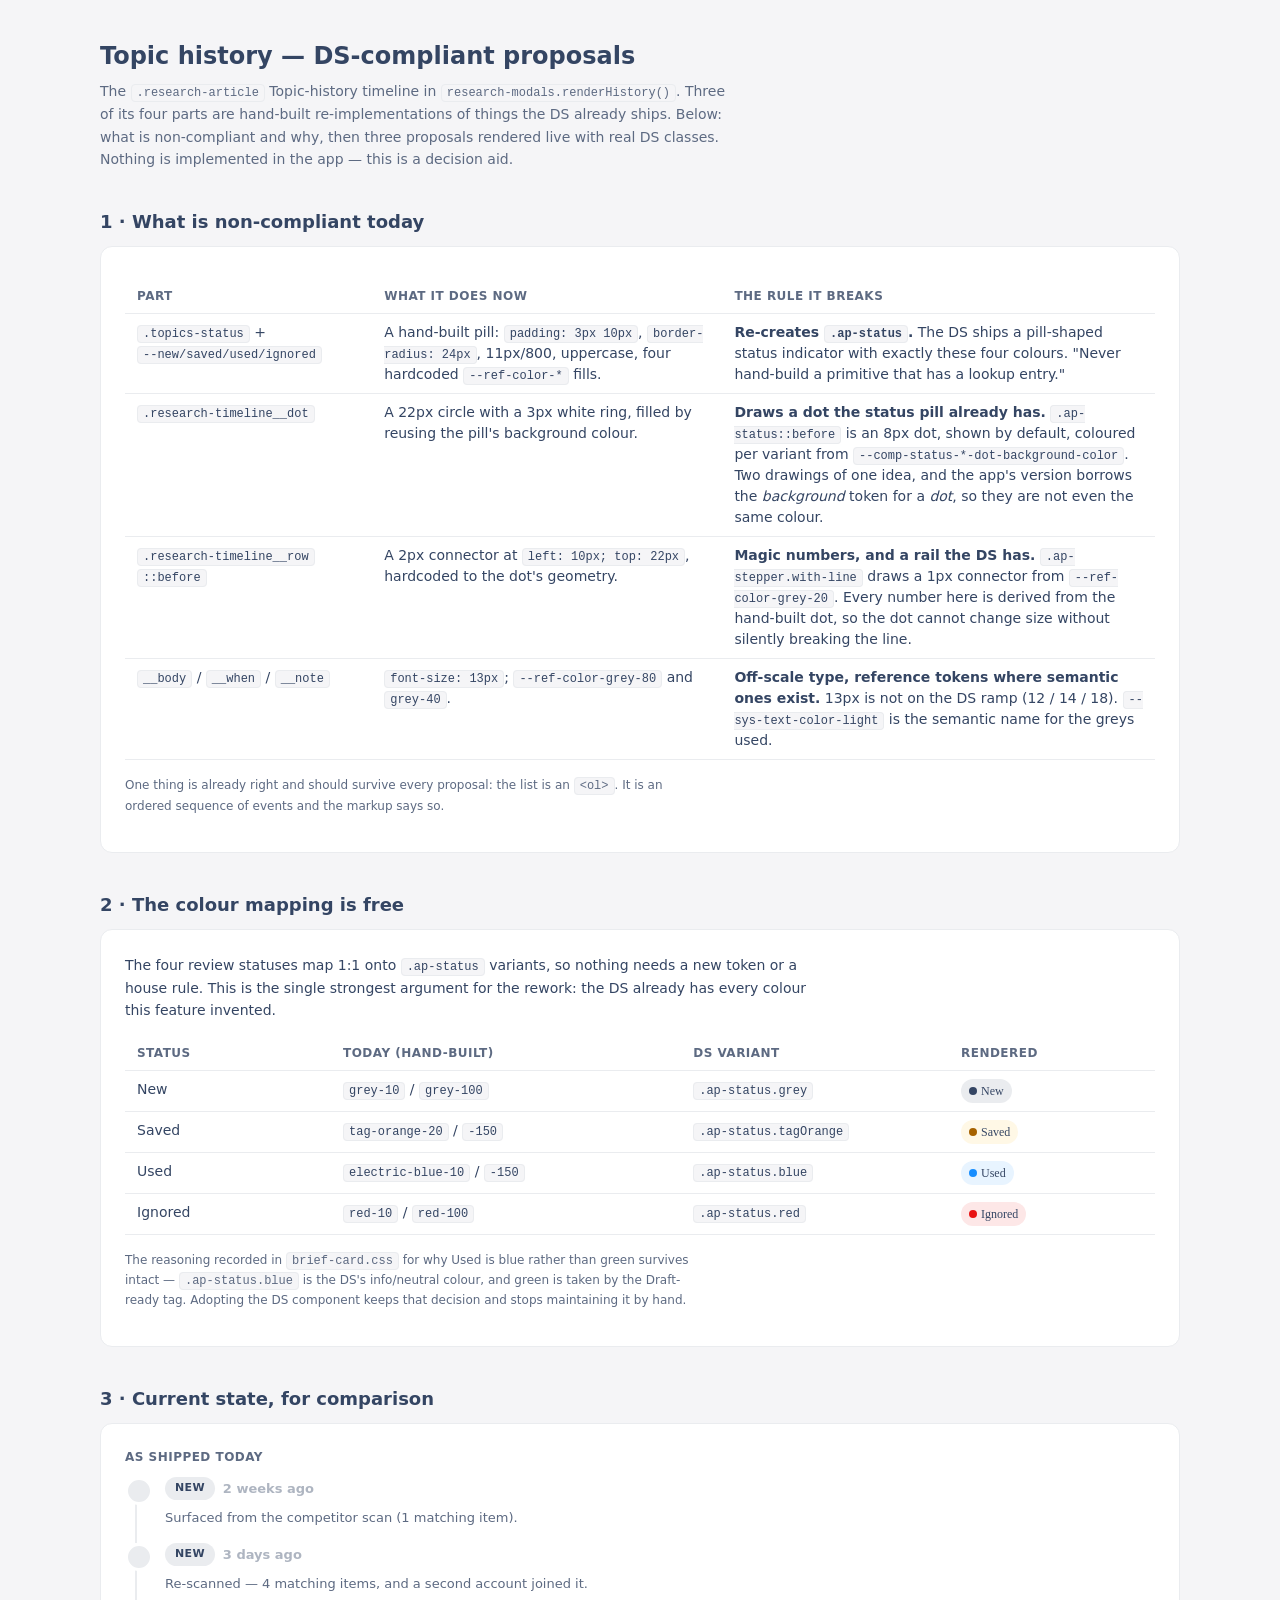
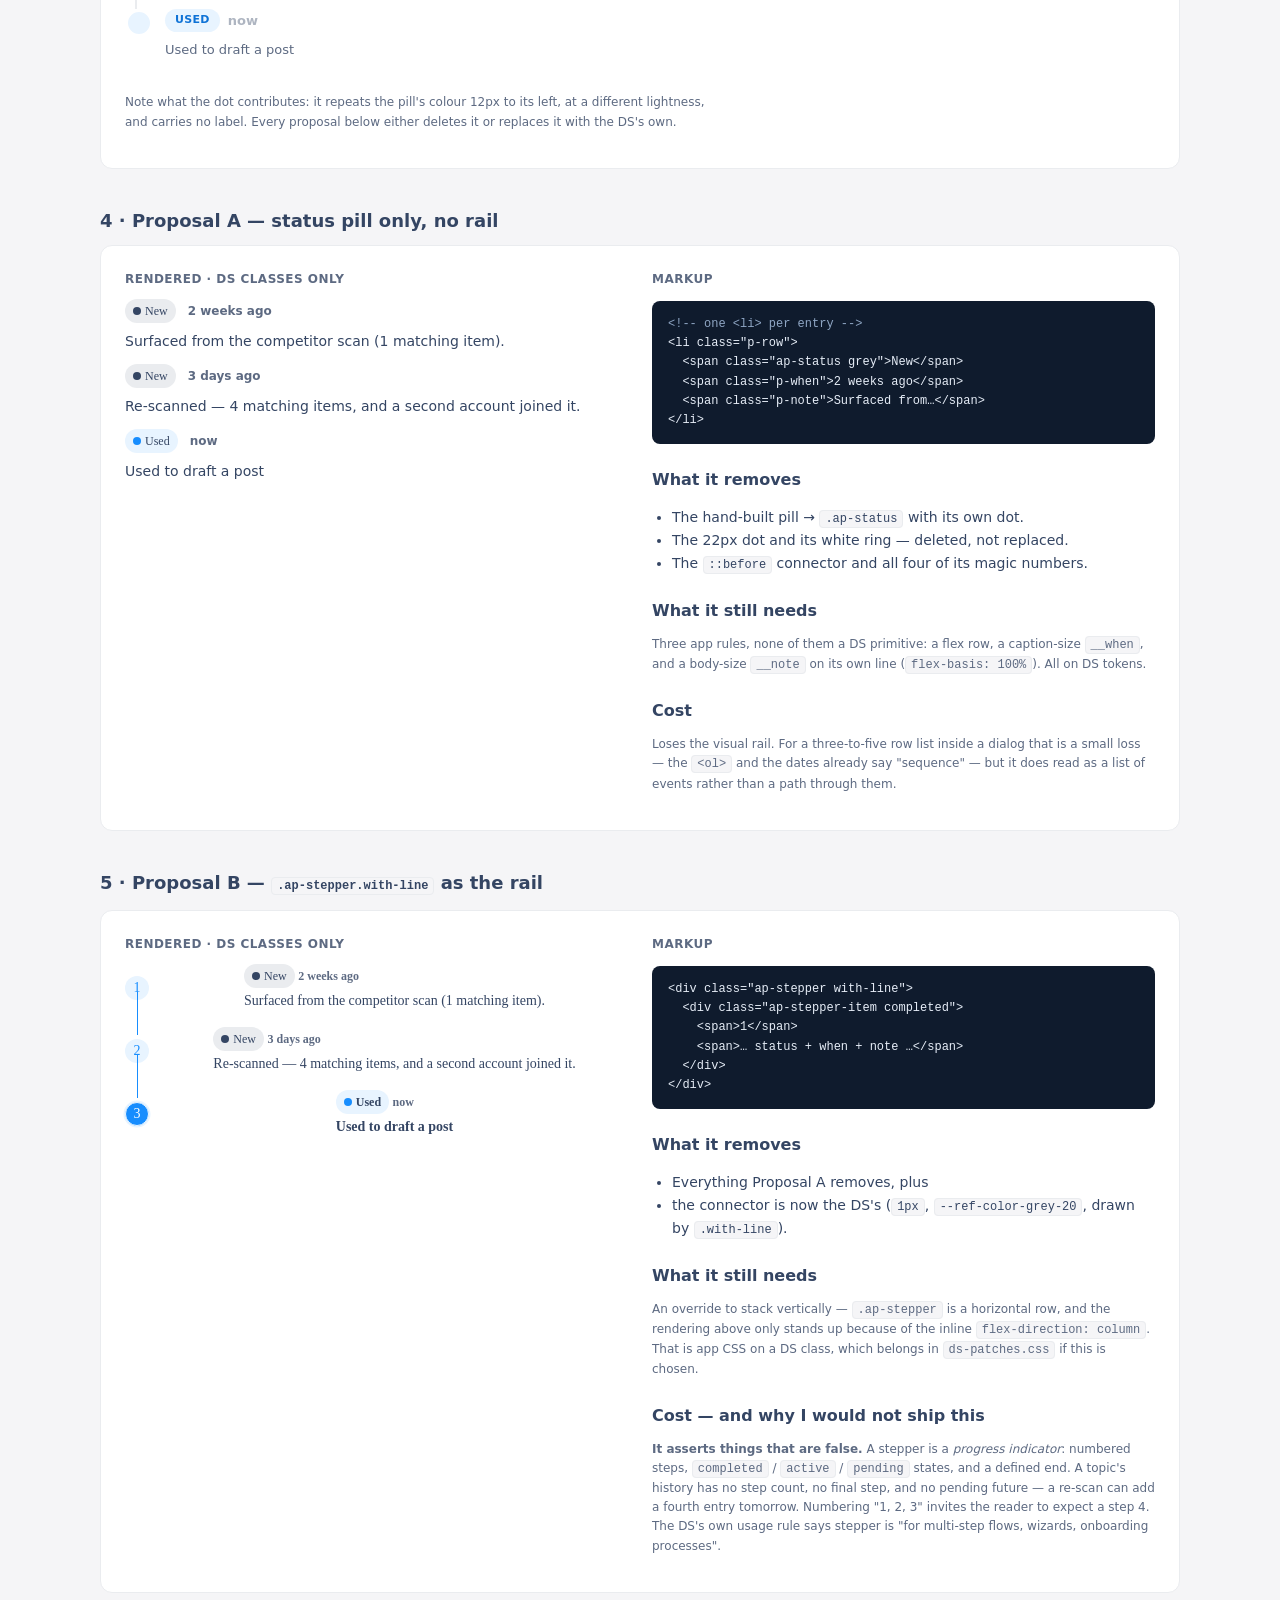
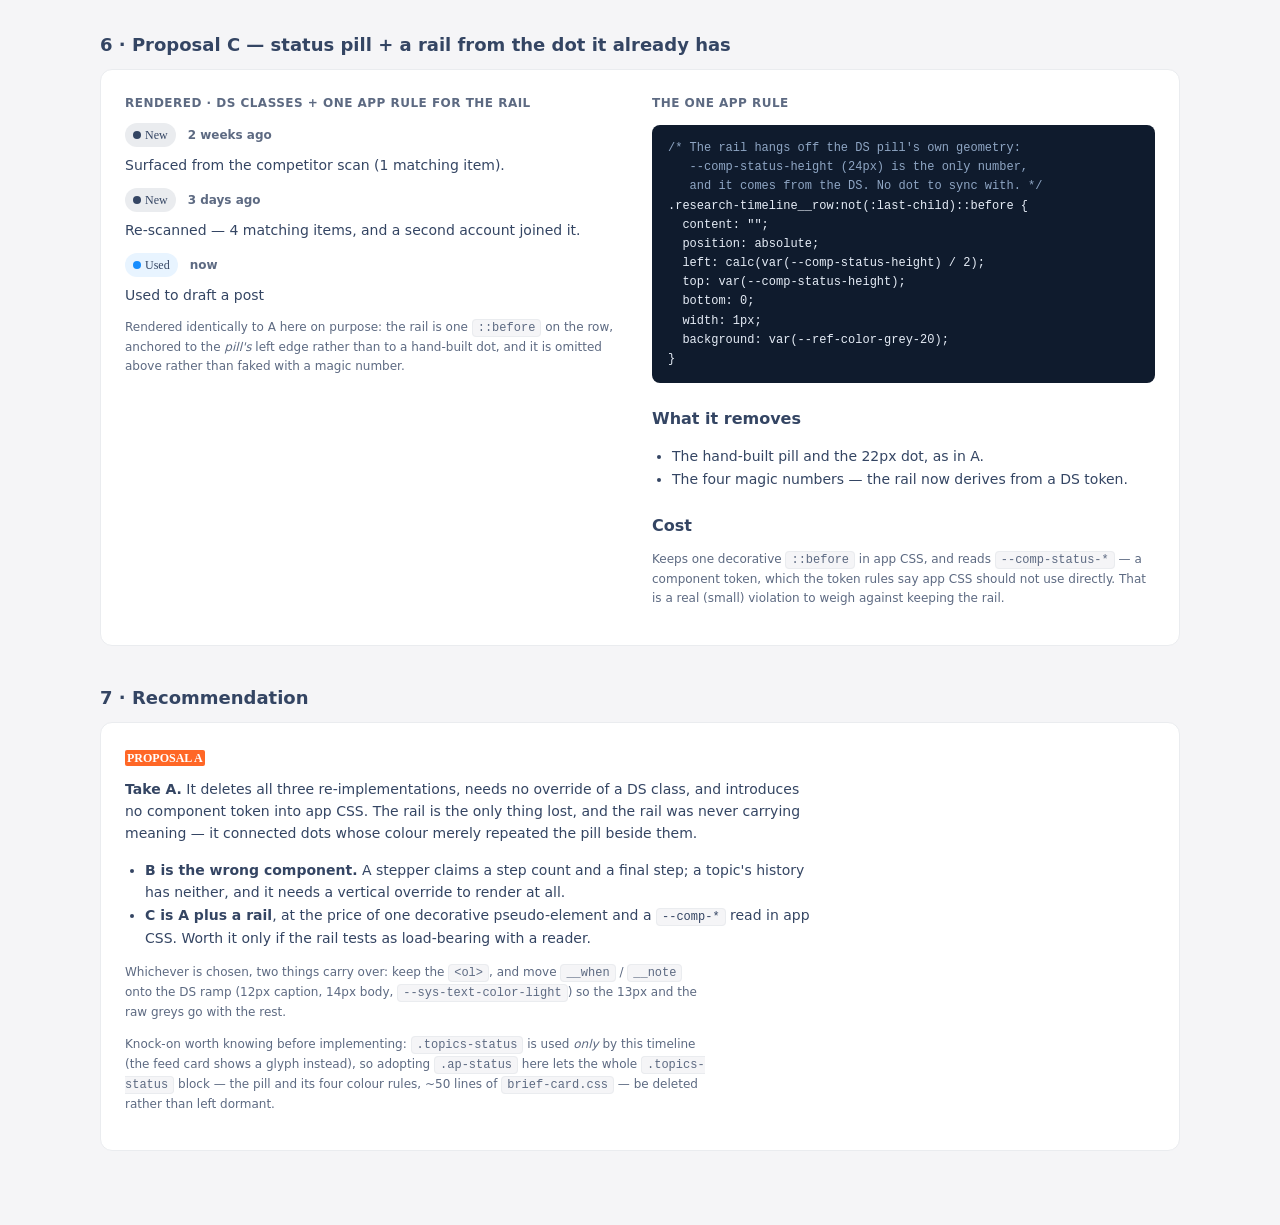
<file: docs/specs/topic-history-ds-proposals.html>
<!doctype html>
<!-- mode: html-prototype · design-guidelines · DS: @agorapulse/ui-theme (synced in ../../ds) -->
<html lang="en">
  <head>
    <meta charset="UTF-8" />
    <meta name="viewport" content="width=device-width, initial-scale=1.0" />
    <title>Topic history — DS-compliant proposals</title>
    <!-- SELF-CONTAINED on purpose. This file was first written with <link> tags to
         ../../ds/*.css, which resolve only when it is opened from inside the repo —
         anywhere else the page loads unstyled and unreadable. The DS token block and
         the 36 component rules this page actually uses (.ap-status, .ap-stepper,
         .ap-badge) are inlined below, extracted verbatim from ds/desktop_variables.css
         and ds/css-ui/index.css. No network, no relative paths, no font files: Averta
         falls back to the system UI stack, which changes the typeface and nothing else
         about the components under review. -->
    <style>
      :root {
        --ref-animation-long: 400ms;
        --ref-animation-normal: 250ms;
        --ref-animation-short: 150ms;
        --ref-animation-xshort: 75ms;
        --ref-border-radius-sm: 4px;
        --ref-border-radius-md: 8px;
        --ref-color-white: #ffffff;
        --ref-color-background: #f9f9fa;
        --ref-color-orange-10: #ffefe9;
        --ref-color-orange-20: #ffe1d4;
        --ref-color-orange-40: #ffc2a8;
        --ref-color-orange-60: #ffa47d;
        --ref-color-orange-80: #ff7e46;
        --ref-color-orange-100: #ff6726;
        --ref-color-orange-150: #c83e07;
        --ref-color-electric-blue-10: #e8f4ff;
        --ref-color-electric-blue-20: #d1e8ff;
        --ref-color-electric-blue-40: #a2d1ff;
        --ref-color-electric-blue-60: #74bbfe;
        --ref-color-electric-blue-80: #3a9efe;
        --ref-color-electric-blue-100: #178dfe;
        --ref-color-electric-blue-150: #0e72d6;
        --ref-color-electric-blue-05: #f3f9ff;
        --ref-color-soft-blue-10: #eff5fc;
        --ref-color-soft-blue-20: #dfedfa;
        --ref-color-soft-blue-40: #c0dbf4;
        --ref-color-soft-blue-60: #a0c8ef;
        --ref-color-soft-blue-80: #78b1e8;
        --ref-color-soft-blue-100: #61a4e4;
        --ref-color-soft-blue-150: #2873ba;
        --ref-color-grey-10: #eaecef;
        --ref-color-grey-20: #d6dae0;
        --ref-color-grey-40: #aeb5c1;
        --ref-color-grey-60: #858fa1;
        --ref-color-grey-80: #5d6a82;
        --ref-color-grey-100: #344563;
        --ref-color-grey-150: #212e44;
        --ref-color-grey-05: #f5f5f7;
        --ref-color-grey-bg: #f9f9fa;
        --ref-color-green-10: #ecf7ed;
        --ref-color-green-20: #daf1dd;
        --ref-color-green-40: #b5e3bb;
        --ref-color-green-60: #8fd498;
        --ref-color-green-80: #61c26d;
        --ref-color-green-100: #45b854;
        --ref-color-green-150: #0f821d;
        --ref-color-tag-orange-10: #fff8e6;
        --ref-color-tag-orange-20: #fef0cc;
        --ref-color-tag-orange-40: #fde199;
        --ref-color-tag-orange-60: #fdd366;
        --ref-color-tag-orange-80: #fcc026;
        --ref-color-tag-orange-100: #fbb500;
        --ref-color-tag-orange-150: #a66200;
        --ref-color-yellow-10: #fffde9;
        --ref-color-yellow-20: #fffbd2;
        --ref-color-yellow-40: #fff6a5;
        --ref-color-yellow-60: #fff279;
        --ref-color-yellow-80: #ffec41;
        --ref-color-yellow-100: #ffe91f;
        --ref-color-yellow-150: #a56608;
        --ref-color-red-10: #fde7e7;
        --ref-color-red-20: #fad0d0;
        --ref-color-red-40: #f6a1a1;
        --ref-color-red-60: #f17171;
        --ref-color-red-80: #eb3636;
        --ref-color-red-100: #e81313;
        --ref-color-red-150: #d80505;
        --ref-color-purple-10: #efedf8;
        --ref-color-purple-20: #e0ddf2;
        --ref-color-purple-40: #c1bbe6;
        --ref-color-purple-60: #a398d9;
        --ref-color-purple-80: #7c6dc9;
        --ref-color-purple-100: #6554c0;
        --ref-color-purple-150: #3c2c95;
        --ref-color-purple-05: #f6f8ff;
        --ref-color-mermaid-10: #f5f1ff;
        --ref-color-mermaid-20: #ebe3ff;
        --ref-color-mermaid-gradient-from: #578fff;
        --ref-color-mermaid-gradient-to: #df52ff;
        --ref-color-mermaid-gradient-from40: rgba(87, 143, 255, 0.4);
        --ref-color-mermaid-gradient-to40: rgba(223, 82, 255, 0.4);
        --ref-color-mermaid-gradient-background: linear-gradient(90deg, #578fff 0%, #df52ff 100%);
        --ref-color-menthol-10: #f1f9f8;
        --ref-color-menthol-20: #cfecea;
        --ref-color-menthol-40: #9fd9d6;
        --ref-color-menthol-60: #64c8bc;
        --ref-color-menthol-80: #1dbeb0;
        --ref-color-menthol-100: #0fa09b;
        --ref-color-menthol-150: #057e7a;
        --ref-color-web-100: #1f1f1f;
        --ref-color-facebook-10: #e7f1fd;
        --ref-color-facebook-100: #0866ff;
        --ref-color-instagram-10: #fbe9f1;
        --ref-color-instagram-100: #dd2a7b;
        --ref-color-twitter-10: #e8f5fd;
        --ref-color-twitter-100: #1da1f2;
        --ref-color-google-my-business-10: #e9f0f7;
        --ref-color-google-my-business-100: #2668b2;
        --ref-color-threads-10: #e8f5fd;
        --ref-color-threads-100: #000000;
        --ref-color-bluesky-10: #e7f3ff;
        --ref-color-bluesky-100: #1185fe;
        --ref-color-x-100: #000000;
        --ref-color-linkedin-10: #e6eff9;
        --ref-color-linkedin-100: #2668b2;
        --ref-color-youtube-10: #fee5e5;
        --ref-color-youtube-100: #fe0101;
        --ref-color-tiktok-default-10: #e5e5e5;
        --ref-color-tiktok-default-100: #000000;
        --ref-color-tiktok-blue-10: #e9fdfd;
        --ref-color-tiktok-blue-100: #25f4ee;
        --ref-color-tiktok-red-10: #fee9ee;
        --ref-color-tiktok-red-100: #fe2c55;
        --ref-color-pinterest-10: #fee5e5;
        --ref-color-pinterest-100: #e60023;
        --ref-color-reddit-100: #ff4500;
        --ref-font-family: Averta;
        --ref-font-size-xs: 12px;
        --ref-font-size-sm: 14px;
        --ref-font-size-md: 16px;
        --ref-font-size-lg: 18px;
        --ref-font-size-xl: 20px;
        --ref-font-size-xxl: 24px;
        --ref-font-size-xxxl: 28px;
        --ref-font-weight-regular: 400;
        --ref-font-weight-bold: 700;
        --ref-font-weight-extra-bold: 800;
        --ref-font-weight-black: 900;
        --ref-font-line-height-xxs: 14px;
        --ref-font-line-height-xs: 16px;
        --ref-font-line-height-sm: 18px;
        --ref-font-line-height-md: 20px;
        --ref-font-line-height-lg: 24px;
        --ref-font-line-height-xl: 32px;
        --ref-font-line-height-xxl: 36px;
        --ref-spacing-xxxs: 4px;
        --ref-spacing-xxs: 8px;
        --ref-spacing-xs: 12px;
        --ref-spacing-sm: 16px;
        --ref-spacing-md: 24px;
        --ref-spacing-lg: 32px;
        --ref-spacing-xl: 40px;
        --ref-spacing-xxl: 48px;
        --ref-spacing-xxxl: 60px;
        --ref-transition-duration: 250ms;
        --sys-border-color-default: #eaecef;
        --sys-border-color-active: #178dfe;
        --sys-border-color-error: #e81313;
        --sys-border-radius-sm: 4px;
        --sys-border-radius-md: 4px;
        --sys-border-radius-lg: 8px;
        --sys-color-main-default-bg-default: #ff6726;
        --sys-color-main-default-bg-hover: #ff7e46;
        --sys-color-main-default-bg-clicked: #ffa47d;
        --sys-color-main-default-bg-disabled: #ffe1d4;
        --sys-color-main-default-text: #ffffff;
        --sys-color-main-light-bg: #ffefe9;
        --sys-color-main-light-text: #c83e07;
        --sys-color-main-text: #ff6726;
        --sys-color-accent-default-bg-default: #178dfe;
        --sys-color-accent-default-bg-hover: #3a9efe;
        --sys-color-accent-default-bg-clicked: #74bbfe;
        --sys-color-accent-default-bg-disabled: #d1e8ff;
        --sys-color-accent-default-text: #ffffff;
        --sys-color-accent-light-bg: #f3f9ff;
        --sys-color-accent-light-text: #0e72d6;
        --sys-color-accent-text: #178dfe;
        --sys-color-error-default-bg-default: #e81313;
        --sys-color-error-default-bg-hover: #eb3636;
        --sys-color-error-default-bg-clicked: #f17171;
        --sys-color-error-default-bg-disabled: #fad0d0;
        --sys-color-error-default-text: #ffffff;
        --sys-color-error-light-bg: #fde7e7;
        --sys-color-error-light-text: #d80505;
        --sys-color-error-text: #e81313;
        --sys-color-warning-default-bg-default: #ffe91f;
        --sys-color-warning-default-bg-hover: #ffec41;
        --sys-color-warning-default-bg-clicked: #fff279;
        --sys-color-warning-default-bg-disabled: #fffbd2;
        --sys-color-warning-default-text: #ffffff;
        --sys-color-warning-light-bg: #fffde9;
        --sys-color-warning-light-text: #a56608;
        --sys-color-warning-text: #ffe91f;
        --sys-color-success-default-bg-default: #45b854;
        --sys-color-success-default-bg-hover: #61c26d;
        --sys-color-success-default-bg-clicked: #8fd498;
        --sys-color-success-default-bg-disabled: #daf1dd;
        --sys-color-success-default-text: #ffffff;
        --sys-color-success-light-bg: #ecf7ed;
        --sys-color-success-light-text: #0f821d;
        --sys-color-success-text: #45b854;
        --sys-color-feature-lock-default-bg-default: #6554c0;
        --sys-color-feature-lock-default-bg-hover: #7c6dc9;
        --sys-color-feature-lock-default-bg-clicked: #a398d9;
        --sys-color-feature-lock-default-bg-disabled: #e0ddf2;
        --sys-color-feature-lock-default-text: #ffffff;
        --sys-color-feature-lock-light-bg: #efedf8;
        --sys-color-feature-lock-light-text: #3c2c95;
        --sys-color-feature-lock-text: #6554c0;
        --sys-icon-sm: 14px;
        --sys-icon-md: 16px;
        --sys-icon-css-xxs: 8px;
        --sys-icon-css-nano: 10px;
        --sys-icon-css-xs: 12px;
        --sys-icon-css-sm: 16px;
        --sys-icon-css-mini-sm: 18px;
        --sys-icon-css-md: 24px;
        --sys-icon-css-lg: 32px;
        --sys-icon-css-xl: 40px;
        --sys-icon-css-xxl: 48px;
        --sys-icon-css-xxxl: 64px;
        --sys-radio-transition-duration: 250ms;
        --sys-settings-content-max-width-md: 700px;
        --sys-settings-content-max-width-lg: 1200px;
        --sys-settings-content-internal-margin: 24px;
        --sys-settings-content-vertical-spacing: 16px;
        --sys-settings-content-background-color: #f9f9fa;
        --sys-settings-card-border-color: #eaecef;
        --sys-settings-card-border-radius: 8px;
        --sys-settings-card-background-color: #ffffff;
        --sys-settings-card-internal-padding: 16px;
        --sys-settings-card-feature-background-color: #efedf8;
        --sys-settings-card-feature-lock-border-color: #e0ddf2;
        --sys-text-color-default: #344563;
        --sys-text-color-light: #5d6a82;
        --sys-text-color-error: #e81313;
        --sys-text-style-h0-font-family: Averta;
        --sys-text-style-h0-size: 20px;
        --sys-text-style-h0-weight: 900;
        --sys-text-style-h0-line-height: 36px;
        --sys-text-style-marketing-font-family: Averta;
        --sys-text-style-marketing-size: 24px;
        --sys-text-style-marketing-weight: 800;
        --sys-text-style-marketing-line-height: 36px;
        --sys-text-style-h1-font-family: Averta;
        --sys-text-style-h1-size: 24px;
        --sys-text-style-h1-weight: 700;
        --sys-text-style-h1-line-height: 32px;
        --sys-text-style-h2-font-family: Averta;
        --sys-text-style-h2-size: 18px;
        --sys-text-style-h2-weight: 700;
        --sys-text-style-h2-line-height: 24px;
        --sys-text-style-subtitle-font-family: Averta;
        --sys-text-style-subtitle-size: 16px;
        --sys-text-style-subtitle-weight: 400;
        --sys-text-style-subtitle-line-height: 20px;
        --sys-text-style-h3-font-family: Averta;
        --sys-text-style-h3-size: 16px;
        --sys-text-style-h3-weight: 700;
        --sys-text-style-h3-line-height: 24px;
        --sys-text-style-h4-font-family: Averta;
        --sys-text-style-h4-size: 14px;
        --sys-text-style-h4-weight: 700;
        --sys-text-style-h4-line-height: 20px;
        --sys-text-style-body-font-family: Averta;
        --sys-text-style-body-size: 14px;
        --sys-text-style-body-weight: 400;
        --sys-text-style-body-line-height: 18px;
        --sys-text-style-body-bold-font-family: Averta;
        --sys-text-style-body-bold-size: 14px;
        --sys-text-style-body-bold-weight: 700;
        --sys-text-style-body-bold-line-height: 18px;
        --sys-text-style-caption-font-family: Averta;
        --sys-text-style-caption-size: 12px;
        --sys-text-style-caption-weight: 400;
        --sys-text-style-caption-line-height: 16px;
        --sys-text-style-caption-bold-font-family: Averta;
        --sys-text-style-caption-bold-size: 12px;
        --sys-text-style-caption-bold-weight: 700;
        --sys-text-style-caption-bold-line-height: 16px;
        --sys-button-height: 36px;
        --sys-icon-button-padding: 10px;
        --sys-icon-button-width: 36px;
        --sys-icon-button-height: 36px;
        --comp-action-dropdown-background-color: #ffffff;
        --comp-action-dropdown-box-shadow:
          0px 4px 25px -2px rgba(52, 69, 99, 0.15), 0px 4px 6px -2px rgba(52, 69, 99, 0.15);
        --comp-action-dropdown-border-radius: 4px;
        --comp-action-dropdown-padding: 8px 0;
        --comp-action-dropdown-item-padding: 8px 16px;
        --comp-action-dropdown-item-text-size: 14px;
        --comp-action-dropdown-item-text-line-height: 18px;
        --comp-action-dropdown-item-text-color: #344563;
        --comp-action-dropdown-item-text-color-red-mode: #d80505;
        --comp-action-dropdown-item-background-color: #ffffff;
        --comp-action-dropdown-item-background-color-hover: #e8f4ff;
        --comp-action-dropdown-item-background-color-focused: #d1e8ff;
        --comp-action-dropdown-item-background-color-red-mode-hover: #fde7e7;
        --comp-action-dropdown-item-background-color-red-mode-focused: #fad0d0;
        --comp-action-dropdown-item-background-color-feature-lock-hover: #efedf8;
        --comp-action-dropdown-item-background-color-feature-lock-focused: #e0ddf2;
        --comp-action-dropdown-item-icon-spacing: 8px;
        --comp-action-dropdown-item-label-spacing: 8px;
        --comp-action-dropdown-item-description-color: #5d6a82;
        --comp-action-dropdown-item-description-size: 12px;
        --comp-action-dropdown-item-description-line-height: 18px;
        --comp-action-dropdown-divider-color: #eaecef;
        --comp-action-dropdown-divider-margin: 8px 0;
        --comp-avatar-border-radius: 4px;
        --comp-avatar-background-color: #aeb5c1;
        --comp-avatar-background-shadow: 0 0 0 1px #eaecef;
        --comp-avatar-symbol-color: #ffffff;
        --comp-avatar-initials-weight: 700;
        --comp-avatar-initials-color: #ffffff;
        --comp-avatar-online-background: #45b854;
        --comp-avatar-online-border-color: #ffffff;
        --comp-badge-text-style-font-family: Averta;
        --comp-badge-text-style-size: 12px;
        --comp-badge-text-style-font-weight: 700;
        --comp-badge-text-style-line-height: 16px;
        --comp-badge-height: 16px;
        --comp-badge-padding-left: 2px;
        --comp-badge-padding-right: 2px;
        --comp-badge-orange-color: #ffffff;
        --comp-badge-orange-background-color: #ff6726;
        --comp-badge-blue-color: #0e72d6;
        --comp-badge-blue-background-color: #e8f4ff;
        --comp-button-text-size: 14px;
        --comp-button-text-font-family: Averta;
        --comp-button-text-weight: 700;
        --comp-button-text-line-height: 20px;
        --comp-button-padding-horizontal: 8px;
        --comp-button-padding-vertical: 16px;
        --comp-button-height: 36px;
        --comp-button-border-radius: 4px;
        --comp-button-spacing: 8px;
        --comp-close-button-size: 20px;
        --comp-close-button-padding: 10px;
        --comp-close-button-hover-background: #3445631a;
        --comp-close-button-active-background: #34456333;
        --comp-counter-text-style-font-family: Averta;
        --comp-counter-text-style-size: 12px;
        --comp-counter-text-style-font-weight: 700;
        --comp-counter-text-style-line-height: 16px;
        --comp-counter-big-text-style-font-family: Averta;
        --comp-counter-big-text-style-size: 14px;
        --comp-counter-big-text-style-font-weight: 700;
        --comp-counter-big-text-style-line-height: 18px;
        --comp-counter-big-height: 18px;
        --comp-counter-height: 16px;
        --comp-counter-border-radius: 2px;
        --comp-counter-notif-border-radius: 16px;
        --comp-counter-notif-min-width: 16px;
        --comp-counter-notif-color: #ffffff;
        --comp-counter-notif-background-color: #ff6726;
        --comp-counter-orange-color: #c83e07;
        --comp-counter-orange-with-background-color: #ffffff;
        --comp-counter-orange-with-background-background-color: #ff6726;
        --comp-counter-blue-color: #0e72d6;
        --comp-counter-blue-with-background-background-color: #e8f4ff;
        --comp-counter-grey-color: #344563;
        --comp-counter-grey-with-background-background-color: #eaecef;
        --comp-dot-stepper-dot-size: 12px;
        --comp-dot-stepper-dot-active-background-color: #0e72d6;
        --comp-dot-stepper-dot-inactive-hovered-background-color: #74bbfe;
        --comp-dot-stepper-dot-inactive-clicked-background-color: #178dfe;
        --comp-dot-stepper-dot-inactive-focused-background-color: #74bbfe;
        --comp-dot-stepper-dot-inactive-border-width: 2px;
        --comp-dot-stepper-dot-inactive-border-color: #aeb5c1;
        --comp-dot-stepper-spacing: 8px;
        --comp-icon-button-padding: 10px;
        --comp-icon-button-width: 36px;
        --comp-icon-button-height: 36px;
        --comp-icon-button-border-radius: 8px;
        --comp-infobox-border-width: 4px;
        --comp-infobox-border-radius: 4px;
        --comp-infobox-text-title-size: 16px;
        --comp-infobox-text-title-font-family: Averta;
        --comp-infobox-text-title-weight: 700;
        --comp-infobox-text-title-line-height: 24px;
        --comp-infobox-text-content-size: 14px;
        --comp-infobox-text-content-font-family: Averta;
        --comp-infobox-text-content-weight: 400;
        --comp-infobox-text-content-line-height: 18px;
        --comp-infobox-padding-right: 12px;
        --comp-infobox-padding-left: 16px;
        --comp-infobox-padding-bottom: 12px;
        --comp-infobox-padding-top: 12px;
        --comp-infobox-button-margin-right: 8px;
        --comp-infobox-button-margin-left: 8px;
        --comp-infobox-gap: 12px;
        --comp-infobox-error-background-color: #fad0d0;
        --comp-infobox-error-border-left-color: #d80505;
        --comp-infobox-error-icon-color: #d80505;
        --comp-infobox-warning-background-color: #fef0cc;
        --comp-infobox-warning-border-left-color: #a66200;
        --comp-infobox-warning-icon-color: #a66200;
        --comp-infobox-info-background-color: #d1e8ff;
        --comp-infobox-info-border-left-color: #0e72d6;
        --comp-infobox-info-icon-color: #0e72d6;
        --comp-infobox-success-background-color: #daf1dd;
        --comp-infobox-success-border-left-color: #0f821d;
        --comp-infobox-success-icon-color: #0f821d;
        --comp-input-width-default: 256px;
        --comp-input-height: 36px;
        --comp-input-padding-horizontal: 12px;
        --comp-input-spacing-horizontal: 8px;
        --comp-input-border-radius: 4px;
        --comp-input-border-default-color: #d6dae0;
        --comp-input-border-hover-color: #aeb5c1;
        --comp-input-border-focused-color: #178dfe;
        --comp-input-border-error-color: #e81313;
        --comp-input-border-success-color: #45b854;
        --comp-input-border-disabled-color: #d6dae0;
        --comp-input-fill-color: #ffffff;
        --comp-input-fill-disabled-color: #d6dae0;
        --comp-input-icon-size: 16px;
        --comp-input-icon-color: #858fa1;
        --comp-input-text-font-family: Averta;
        --comp-input-text-size: 14px;
        --comp-input-text-font-weight: 400;
        --comp-input-text-line-height: 18px;
        --comp-input-text-default-color: #344563;
        --comp-input-text-disabled-color: #5d6a82;
        --comp-input-text-placeholder-color: #858fa1;
        --comp-forms-label-font-family: Averta;
        --comp-forms-label-size: 14px;
        --comp-forms-label-font-weight: 400;
        --comp-forms-label-line-height: 18px;
        --comp-forms-label-text-color: #344563;
        --comp-forms-label-description-text-font-family: Averta;
        --comp-forms-label-description-text-size: 12px;
        --comp-forms-label-description-text-font-weight: 400;
        --comp-forms-label-description-text-line-height: 16px;
        --comp-forms-label-description-text-color: #5d6a82;
        --comp-forms-label-spacing-vertical: 4px;
        --comp-forms-label-padding-bottom: 8px;
        --comp-forms-status-icon-size: 16px;
        --comp-forms-status-icon-error-color: #e81313;
        --comp-forms-status-icon-success-color: #45b854;
        --comp-forms-status-spacing-vertical: 4px;
        --comp-forms-status-text-font-family: Averta;
        --comp-forms-status-text-size: 14px;
        --comp-forms-status-text-font-weight: 400;
        --comp-forms-status-text-line-height: 18px;
        --comp-forms-status-text-error-color: #e81313;
        --comp-forms-status-text-success-color: #0f821d;
        --comp-text-area-width-default: 256px;
        --comp-text-area-height: 80px;
        --comp-text-area-padding-horizontal: 12px;
        --comp-text-area-spacing-horizontal: 8px;
        --comp-text-area-border-radius: 4px;
        --comp-text-area-border-default-color: #858fa1;
        --comp-text-area-border-hover-color: #5d6a82;
        --comp-text-area-border-focused-color: #178dfe;
        --comp-text-area-border-error-color: #e81313;
        --comp-text-area-border-success-color: #45b854;
        --comp-text-area-border-disabled-color: #d6dae0;
        --comp-text-area-fill-color: #ffffff;
        --comp-text-area-fill-disabled-color: #d6dae0;
        --comp-text-area-icon-size: 16px;
        --comp-text-area-icon-color: #858fa1;
        --comp-text-area-text-font-family: Averta;
        --comp-text-area-text-size: 14px;
        --comp-text-area-text-font-weight: 400;
        --comp-text-area-text-line-height: 18px;
        --comp-text-area-text-default-color: #344563;
        --comp-text-area-text-disabled-color: #5d6a82;
        --comp-text-area-text-placeholder-color: #858fa1;
        --comp-label-text-style-font-family: Averta;
        --comp-label-text-style-size: 14px;
        --comp-label-text-style-font-weight: 400;
        --comp-label-text-style-line-height: 18px;
        --comp-label-text-color: #344563;
        --comp-label-border-radius: 24px;
        --comp-label-background-color: #d1e8ff;
        --comp-label-height: 24px;
        --comp-label-padding-left: 8px;
        --comp-label-padding-right: 8px;
        --comp-label-closable-spacing: 4px;
        --comp-label-closable-padding-right: 2px;
        --comp-link-text-font-family: Averta;
        --comp-link-text-size: 14px;
        --comp-link-text-font-weight: 400;
        --comp-link-text-line-height: 18px;
        --comp-link-small-text-style-font-family: Averta;
        --comp-link-small-text-style-size: 12px;
        --comp-link-small-text-style-font-weight: 400;
        --comp-link-small-text-style-line-height: 16px;
        --comp-link-big-text-style-font-family: Averta;
        --comp-link-big-text-style-size: 16px;
        --comp-link-big-text-style-font-weight: 400;
        --comp-link-big-text-style-line-height: 20px;
        --comp-link-standalone-default-text-style-font-family: Averta;
        --comp-link-standalone-default-text-style-size: 14px;
        --comp-link-standalone-default-text-style-font-weight: 700;
        --comp-link-standalone-default-text-style-line-height: 18px;
        --comp-link-standalone-small-text-style-font-family: Averta;
        --comp-link-standalone-small-text-style-size: 12px;
        --comp-link-standalone-small-text-style-font-weight: 700;
        --comp-link-standalone-small-text-style-line-height: 16px;
        --comp-link-default-color: #0e72d6;
        --comp-link-hover-color: #3a9efe;
        --comp-link-clicked-color: #0e72d6;
        --comp-link-disabled-color: #d1e8ff;
        --comp-link-visited-color: #3c2c95;
        --comp-link-spacing: 4px;
        --comp-link-icon-size: 16px;
        --comp-radio-transition-duration: 250ms;
        --comp-select-icon-focused-color: #178dfe;
        --comp-select-inline-label-text-font-family: Averta;
        --comp-select-inline-label-text-size: 14px;
        --comp-select-inline-label-text-font-weight: 400;
        --comp-select-inline-label-text-line-height: 18px;
        --comp-select-inline-label-text-color: #5d6a82;
        --comp-select-inline-separator-color: #aeb5c1;
        --comp-select-one-line-height: 40px;
        --comp-select-one-line-spacing: 8px;
        --comp-select-one-line-padding-horizontal: 16px;
        --comp-select-one-line-background-color: #ffffff;
        --comp-select-one-line-text-font-family: Averta;
        --comp-select-one-line-text-size: 14px;
        --comp-select-one-line-text-font-weight: 400;
        --comp-select-one-line-text-line-height: 18px;
        --comp-select-one-line-text-color: #344563;
        --comp-select-one-line-selected-text-font-family: Averta;
        --comp-select-one-line-selected-text-size: 14px;
        --comp-select-one-line-selected-text-font-weight: 700;
        --comp-select-one-line-selected-text-line-height: 18px;
        --comp-select-one-line-selectable-selected-text-font-family: Averta;
        --comp-select-one-line-selectable-selected-text-size: 14px;
        --comp-select-one-line-selectable-selected-text-font-weight: 700;
        --comp-select-one-line-selectable-selected-text-line-height: 18px;
        --comp-select-two-line-height: unset;
        --comp-select-two-line-padding-vertical: 8px;
        --comp-select-two-line-title-text-font-family: Averta;
        --comp-select-two-line-title-text-size: 14px;
        --comp-select-two-line-title-text-font-weight: 700;
        --comp-select-two-line-title-text-line-height: 18px;
        --comp-select-two-line-title-text-color: #344563;
        --comp-select-two-line-title-spacing: 8px;
        --comp-select-two-line-caption-text-font-family: Averta;
        --comp-select-two-line-caption-text-size: 12px;
        --comp-select-two-line-caption-text-font-weight: 400;
        --comp-select-two-line-caption-text-line-height: 16px;
        --comp-select-two-line-caption-text-color: #5d6a82;
        --comp-select-group-padding-horizontal: 16px;
        --comp-select-group-padding-vertical: 8px;
        --comp-select-group-border-top-color: #eaecef;
        --comp-select-group-background-color: #f9f9fa;
        --comp-select-group-selected-gap: 8px;
        --comp-select-group-text-font-family: Averta;
        --comp-select-group-text-size: 12px;
        --comp-select-group-text-font-weight: 700;
        --comp-select-group-text-line-height: 16px;
        --comp-select-group-text-color: #344563;
        --comp-select-separator-padding-horizontal: 8px;
        --comp-select-separator-padding-vertical: 8px;
        --comp-select-separator-color: #eaecef;
        --comp-select-padding-vertical: 8px;
        --comp-select-background-color: #ffffff;
        --comp-select-shadow: 0px 4px 6px -2px rgba(52, 69, 99, 0.15), 0px 4px 25px -2px rgba(52, 69, 99, 0.15);
        --comp-select-search-bar-padding-horizontal: 8px;
        --comp-select-search-bar-padding-bottom: 8px;
        --comp-select-search-bar-margin-bottom: 8px;
        --comp-select-search-bar-border-bottom-color: #eaecef;
        --comp-select-search-bar-bottom-link-margin-top: 12px;
        --comp-select-search-bar-bottom-link-padding-horizontal: 16px;
        --comp-select-search-bar-bottom-link-padding-top: 12px;
        --comp-select-search-bar-bottom-link-padding-bottom: 4px;
        --comp-select-search-bar-bottom-link-border-top-color: #eaecef;
        --comp-snackbar-text-style-font-family: Averta;
        --comp-snackbar-text-style-size: 14px;
        --comp-snackbar-text-style-font-weight: 400;
        --comp-snackbar-text-style-line-height: 18px;
        --comp-snackbar-text-color: #344563;
        --comp-snackbar-width: 420px;
        --comp-snackbar-border-radius: 8px;
        --comp-snackbar-padding-horizontal: 16px;
        --comp-snackbar-padding-vertical: 12px;
        --comp-snackbar-spacing: 12px;
        --comp-snackbar-success-background-color: #daf1dd;
        --comp-snackbar-success-icon-color: #0f821d;
        --comp-snackbar-error-background-color: #fad0d0;
        --comp-snackbar-error-icon-color: #d80505;
        --comp-snackbar-shadow: 0px 7px 50px 0px rgba(0, 0, 0, 0.08);
        --comp-split-button-text-size: 14px;
        --comp-split-button-text-font-family: Averta;
        --comp-split-button-text-weight: 700;
        --comp-split-button-text-line-height: 20px;
        --comp-split-button-padding-horizontal: 8px;
        --comp-split-button-padding-vertical: 16px;
        --comp-split-button-border-radius: 4px;
        --comp-split-button-spacing: 8px;
        --comp-status-card-text-style-font-family: Averta;
        --comp-status-card-text-style-size: 12px;
        --comp-status-card-text-style-font-weight: 400;
        --comp-status-card-text-style-line-height: 16px;
        --comp-status-card-text-color: #344563;
        --comp-status-card-user-text-style-font-family: Averta;
        --comp-status-card-user-text-style-size: 12px;
        --comp-status-card-user-text-style-font-weight: 700;
        --comp-status-card-user-text-style-line-height: 16px;
        --comp-status-card-caption-text-style-font-family: Averta;
        --comp-status-card-caption-text-style-size: 12px;
        --comp-status-card-caption-text-style-font-weight: 700;
        --comp-status-card-caption-text-style-line-height: 16px;
        --comp-status-card-caption-text-color: #5d6a82;
        --comp-status-card-spacing-vertical: 8px;
        --comp-status-card-spacing-horizontal: 8px;
        --comp-status-card-content-spacing: 4px;
        --comp-status-card-padding-vertical: 12px;
        --comp-status-card-padding-horizontal: 8px;
        --comp-status-card-green-icon-color: #45b854;
        --comp-status-card-green-background-color: #ecf7ed;
        --comp-status-card-green-border-color: #daf1dd;
        --comp-status-card-tag-orange-icon-color: #a66200;
        --comp-status-card-tag-orange-background-color: #fff8e6;
        --comp-status-card-tag-orange-border-color: #fef0cc;
        --comp-status-card-blue-icon-color: #178dfe;
        --comp-status-card-blue-background-color: #e8f4ff;
        --comp-status-card-blue-border-color: #d1e8ff;
        --comp-status-card-red-icon-color: #e81313;
        --comp-status-card-red-background-color: #fde7e7;
        --comp-status-card-red-border-color: #fad0d0;
        --comp-status-card-orange-icon-color: #ff6726;
        --comp-status-card-orange-background-color: #ffefe9;
        --comp-status-card-orange-border-color: #ffe1d4;
        --comp-status-card-grey-icon-color: #344563;
        --comp-status-card-grey-background-color: #f5f5f7;
        --comp-status-card-grey-border-color: #d6dae0;
        --comp-status-text-style-font-family: Averta;
        --comp-status-text-style-size: 12px;
        --comp-status-text-style-font-weight: 400;
        --comp-status-text-style-line-height: 16px;
        --comp-status-padding-horizontal: 8px;
        --comp-status-height: 24px;
        --comp-status-spacing: 4px;
        --comp-status-color: #344563;
        --comp-status-green-background-color: #ecf7ed;
        --comp-status-green-dot-background-color: #45b854;
        --comp-status-tag-orange-background-color: #fff8e6;
        --comp-status-tag-orange-dot-background-color: #a66200;
        --comp-status-red-background-color: #fde7e7;
        --comp-status-red-dot-background-color: #e81313;
        --comp-status-blue-background-color: #e8f4ff;
        --comp-status-blue-dot-background-color: #178dfe;
        --comp-status-orange-background-color: #ffefe9;
        --comp-status-orange-dot-background-color: #ff6726;
        --comp-status-grey-background-color: #eaecef;
        --comp-status-grey-dot-background-color: #344563;
        --comp-status-font-family: Averta;
        --comp-status-font-size: 12px;
        --comp-status-line-height: 16px;
        --comp-tabs-text-font-family: Averta;
        --comp-tabs-border-color: #eaecef;
        --comp-tabs-tab-padding: 12px 16px;
        --comp-tabs-tab-font-size: 14px;
        --comp-tabs-tab-line-height: 18px;
        --comp-tabs-tab-min-height: 48px;
        --comp-tabs-tab-text-color-default: #344563;
        --comp-tabs-tab-text-color-active: #0e72d6;
        --comp-tabs-tab-text-color-disabled: #858fa1;
        --comp-tabs-tab-text-color-feature-locked-focus: #6554c0;
        --comp-tabs-tab-text-color-feature-locked-active: #6554c0;
        --comp-tabs-tab-focus-color: #0e72d6;
        --comp-tabs-tab-focus-border-radius: 4px;
        --comp-tabs-tab-focus-background-color: #e8f4ff;
        --comp-tabs-tab-hover-background-color: #e8f4ff;
        --comp-tabs-tab-active-indicator-color: #0e72d6;
        --comp-tabs-tab-active-background-color: #d1e8ff;
        --comp-tabs-tab-feature-lock-color: #6554c0;
        --comp-tabs-tab-feature-locked-indicator-color: #6554c0;
        --comp-tabs-tab-feature-locked-hover-background-color: #efedf8;
        --comp-tabs-tab-feature-locked-focus-background-color: #efedf8;
        --comp-tabs-tab-feature-locked-active-background-color: #e0ddf2;
        --comp-tabs-tab-content-gap: 4px;
        --comp-tabs-tab-header-gap: 8px;
        --comp-tag-text-style-font-family: Averta;
        --comp-tag-text-style-size: 14px;
        --comp-tag-text-style-font-weight: 400;
        --comp-tag-text-style-line-height: 18px;
        --comp-tag-border-radius: 4px;
        --comp-tag-spacing: 4px;
        --comp-tag-height: 24px;
        --comp-tag-padding-left: 4px;
        --comp-tag-padding-right: 4px;
        --comp-tag-closable-padding-right: 2px;
        --comp-tag-mini-padding-left: 2px;
        --comp-tag-mini-padding-right: 2px;
        --comp-tag-mini-height: 18px;
        --comp-tag-blue-text-color: #0e72d6;
        --comp-tag-blue-background-color: #e8f4ff;
        --comp-tag-blue-border-color: #d1e8ff;
        --comp-tag-blue-icon-color: #0e72d6;
        --comp-tag-tag-orange-text-color: #a66200;
        --comp-tag-tag-orange-background-color: #fff8e6;
        --comp-tag-tag-orange-border-color: #fef0cc;
        --comp-tag-tag-orange-icon-color: #a66200;
        --comp-tag-menthol-text-color: #057e7a;
        --comp-tag-menthol-background-color: #f1f9f8;
        --comp-tag-menthol-border-color: #cfecea;
        --comp-tag-menthol-icon-color: #057e7a;
        --comp-tag-grey-text-color: #344563;
        --comp-tag-grey-background-color: #eaecef;
        --comp-tag-grey-border-color: #d6dae0;
        --comp-tag-grey-icon-color: #212e44;
        --comp-tag-green-text-color: #0f821d;
        --comp-tag-green-background-color: #ecf7ed;
        --comp-tag-green-border-color: #daf1dd;
        --comp-tag-green-icon-color: #0f821d;
        --comp-tag-red-text-color: #d80505;
        --comp-tag-red-background-color: #fde7e7;
        --comp-tag-red-border-color: #fad0d0;
        --comp-tag-red-icon-color: #d80505;
        --comp-tooltip-text-style-font-family: Averta;
        --comp-tooltip-text-style-size: 14px;
        --comp-tooltip-text-style-weight: 400;
        --comp-tooltip-text-style-line-height: 18px;
        --comp-tooltip-text-default-color: #ffffff;
        --comp-tooltip-text-color-main-default-bg: #344563;
      }

      /* ── DS component rules used by this page, extracted from ds/css-ui/index.css ── */
      .ap-action-dropdown-item .ap-badge {
        flex-shrink: 0;
      }
      .ap-badge {
        display: inline-flex;
        align-items: center;
        justify-content: center;
        padding: 0 var(--comp-badge-padding-right) 0 var(--comp-badge-padding-left);
        font-weight: var(--comp-badge-text-style-font-weight);
        font-family: var(--comp-badge-text-style-font-family);
        line-height: var(--comp-badge-text-style-line-height);
        font-size: var(--comp-badge-text-style-size);
        height: var(--comp-badge-height);
        max-height: var(--comp-badge-height);
        border-radius: 2px;
        white-space: nowrap;
        box-sizing: border-box;
      }
      .ap-badge.blue {
        background-color: var(--comp-badge-blue-background-color);
        color: var(--comp-badge-blue-color);
      }
      .ap-badge.orange {
        text-transform: uppercase;
        background-color: var(--comp-badge-orange-background-color);
        color: var(--comp-badge-orange-color);
      }
      .ap-selection-dropdown-item > span:not(.ap-badge) {
        flex: 0 1 auto;
        min-width: 0;
        white-space: nowrap;
        overflow: hidden;
        text-overflow: ellipsis;
      }
      .ap-selection-dropdown-item > .ap-badge {
        flex: 0 0 auto;
      }
      .ap-status {
        --dot-size: 8px;
        display: inline-flex;
        align-items: center;
        justify-content: center;
        padding: 0 var(--comp-status-padding-horizontal);
        gap: var(--comp-status-spacing);
        width: fit-content;
        height: var(--comp-status-height);
        border-radius: var(--comp-status-height);
        color: var(--comp-status-color);
        font-family: var(--comp-status-font-family);
        font-size: var(--comp-status-font-size);
        line-height: var(--comp-status-line-height);
        box-sizing: border-box;
        white-space: nowrap;
      }
      .ap-status::before {
        content: "";
        display: flex;
        width: var(--dot-size);
        height: var(--dot-size);
        min-width: var(--dot-size);
        min-height: var(--dot-size);
        max-width: var(--dot-size);
        max-height: var(--dot-size);
        border-radius: 100%;
        flex-shrink: 0;
      }
      .ap-status.no-dot::before {
        display: none;
      }
      .ap-status.blue {
        background-color: var(--comp-status-blue-background-color);
      }
      .ap-status.blue::before {
        background-color: var(--comp-status-blue-dot-background-color);
      }
      .ap-status.green {
        background-color: var(--comp-status-green-background-color);
      }
      .ap-status.green::before {
        background-color: var(--comp-status-green-dot-background-color);
      }
      .ap-status.orange {
        background-color: var(--comp-status-orange-background-color);
      }
      .ap-status.orange::before {
        background-color: var(--comp-status-orange-dot-background-color);
      }
      .ap-status.tagOrange {
        background-color: var(--comp-status-tag-orange-background-color);
      }
      .ap-status.tagOrange::before {
        background-color: var(--comp-status-tag-orange-dot-background-color);
      }
      .ap-status.grey {
        background-color: var(--comp-status-grey-background-color);
      }
      .ap-status.grey::before {
        background-color: var(--comp-status-grey-dot-background-color);
      }
      .ap-status.red {
        background-color: var(--comp-status-red-background-color);
      }
      .ap-status.red::before {
        background-color: var(--comp-status-red-dot-background-color);
      }
      .ap-stepper {
        display: flex;
        align-items: flex-start;
      }
      .ap-stepper.with-line .ap-stepper-item {
        position: relative;
      }
      .ap-stepper.with-line .ap-stepper-item:not(:last-child)::after {
        content: "";
        position: absolute;
        left: 12px;
        top: 28px;
        width: 1px;
        height: calc(100% - 4px);
        background-color: var(--ref-color-grey-20);
      }
      .ap-stepper.with-line .ap-stepper-item.completed:not(:last-child)::after {
        background-color: var(--ref-color-electric-blue-100);
      }
      .ap-stepper-item {
        display: flex;
        align-items: center;
        height: fit-content;
      }
      .ap-stepper-item > span:first-child {
        display: inline-flex;
        align-items: center;
        justify-content: center;
        width: 24px;
        height: 24px;
        min-width: 24px;
        border-radius: 24px;
        font-family: var(--ref-font-family);
        font-size: var(--ref-font-size-sm);
        font-weight: var(--ref-font-weight-regular);
        line-height: 24px;
        text-align: center;
        box-sizing: border-box;
      }
      .ap-stepper-item > span:last-child {
        padding-left: var(--ref-spacing-xs);
        height: fit-content;
        margin: auto;
        line-height: 24px;
        vertical-align: middle;
        font-family: var(--ref-font-family);
        font-size: var(--ref-font-size-sm);
        color: var(--ref-color-grey-100);
      }
      .ap-stepper-item.active > span:first-child {
        background-color: var(--ref-color-electric-blue-100);
        color: var(--ref-color-white);
        box-shadow: 0 0 0 1.5px var(--ref-color-electric-blue-10);
        border: 1.5px solid var(--ref-color-electric-blue-10);
        line-height: 21px;
      }
      .ap-stepper-item.active > span:last-child {
        font-weight: var(--ref-font-weight-bold);
      }
      .ap-stepper-item.completed > span:first-child {
        background-color: var(--ref-color-electric-blue-10);
        color: var(--ref-color-electric-blue-100);
      }
      .ap-stepper-item.pending > span:first-child {
        background-color: transparent;
        color: var(--ref-color-electric-blue-100);
        border: 1px solid var(--ref-color-electric-blue-10);
        line-height: 22px;
      }
      .ap-stepper-item.clickable > span:last-child {
        cursor: pointer;
      }
      .ap-stepper-item.clickable > span:last-child:hover {
        color: var(--ref-color-electric-blue-100);
      }
      .ap-stepper-separator {
        display: inline-flex;
        align-items: center;
        margin: auto 10px;
        color: var(--ref-color-grey-60);
      }
      .ap-stepper-separator > i {
        width: 16px;
        height: 16px;
      }
    </style>
    <style>
      /* Page chrome only. Every proposal below is rendered with DS classes and
         nothing else — if a proposal needs app CSS, that CSS is shown in its
         "what this still needs" note rather than applied invisibly here. */
      /* Averta is not bundled here; the DS's font-family tokens fall through to this. */
      :root {
        --sys-text-style-body-font-family: -apple-system, BlinkMacSystemFont, "Segoe UI", system-ui, sans-serif;
        --sys-text-style-h1-font-family: var(--sys-text-style-body-font-family);
        --sys-text-style-h2-font-family: var(--sys-text-style-body-font-family);
      }
      body {
        margin: 0;
        padding: 40px 32px 96px;
        background: var(--ref-color-grey-05);
        font-family: var(--sys-text-style-body-font-family);
        color: var(--sys-text-color-default);
      }
      .wrap {
        max-width: 1080px;
        margin: 0 auto;
      }
      h1 {
        font-family: var(--sys-text-style-h1-font-family);
        font-size: var(--sys-text-style-h1-size);
        line-height: var(--sys-text-style-h1-line-height);
        font-weight: var(--sys-text-style-h1-weight);
        margin: 0 0 8px;
      }
      .lede {
        font-size: var(--sys-text-style-body-size);
        line-height: 1.6;
        color: var(--sys-text-color-light);
        max-width: 72ch;
        margin: 0 0 32px;
      }
      h2 {
        font-family: var(--sys-text-style-h2-font-family);
        font-size: var(--sys-text-style-h2-size);
        line-height: var(--sys-text-style-h2-line-height);
        font-weight: var(--sys-text-style-h2-weight);
        margin: 40px 0 4px;
      }
      h3 {
        font-size: var(--sys-text-style-h3-size);
        line-height: var(--sys-text-style-h3-line-height);
        font-weight: var(--sys-text-style-h3-weight);
        margin: 24px 0 8px;
      }
      p {
        font-size: var(--sys-text-style-body-size);
        line-height: 1.6;
        max-width: 78ch;
      }
      .panel {
        background: var(--ref-color-white);
        border: 1px solid var(--ref-color-grey-10);
        border-radius: 12px;
        padding: 24px;
        margin: 12px 0 0;
      }
      .split {
        display: grid;
        grid-template-columns: minmax(0, 1fr) minmax(0, 1fr);
        gap: 24px;
        align-items: start;
      }
      @media (max-width: 900px) {
        .split {
          grid-template-columns: minmax(0, 1fr);
        }
      }
      table {
        border-collapse: collapse;
        width: 100%;
        font-size: var(--sys-text-style-body-size);
        margin: 8px 0 0;
      }
      th,
      td {
        text-align: left;
        padding: 8px 12px;
        border-bottom: 1px solid var(--ref-color-grey-10);
        vertical-align: top;
        line-height: 1.5;
      }
      th {
        font-weight: 700;
        color: var(--sys-text-color-light);
        font-size: var(--sys-text-style-caption-size);
        text-transform: uppercase;
        letter-spacing: 0.04em;
      }
      code {
        font-family: ui-monospace, SFMono-Regular, Menlo, monospace;
        font-size: 12px;
        background: var(--ref-color-grey-05);
        border: 1px solid var(--ref-color-grey-10);
        border-radius: 4px;
        padding: 1px 5px;
      }
      pre {
        background: #0f1b2d;
        color: #e6edf7;
        border-radius: 8px;
        padding: 14px 16px;
        overflow-x: auto;
        font-family: ui-monospace, SFMono-Regular, Menlo, monospace;
        font-size: 12px;
        line-height: 1.6;
      }
      pre .c {
        color: #8fa6c4;
      }
      .verdict {
        display: inline-flex;
        align-items: center;
        gap: 6px;
        margin: 0 0 12px;
      }
      .note {
        font-size: var(--sys-text-style-caption-size);
        line-height: 1.6;
        color: var(--sys-text-color-light);
        max-width: 76ch;
      }
      ul {
        font-size: var(--sys-text-style-body-size);
        line-height: 1.6;
        padding-left: 20px;
        max-width: 76ch;
      }
      .caption {
        font-size: var(--sys-text-style-caption-size);
        color: var(--sys-text-color-light);
        text-transform: uppercase;
        letter-spacing: 0.04em;
        font-weight: 700;
        margin: 0 0 10px;
      }

      /* ── The CURRENT implementation, copied verbatim from the app so the
            comparison is honest. These four rules are the thing under review. ── */
      .cur-timeline {
        margin: 0;
        padding: 0;
        list-style: none;
      }
      .cur-row {
        position: relative;
        display: flex;
        gap: 12px;
        padding-bottom: 16px;
      }
      .cur-row:not(:last-child)::before {
        content: "";
        position: absolute;
        left: 10px;
        top: 22px;
        bottom: 0;
        width: 2px;
        background: var(--ref-color-grey-10);
      }
      .cur-dot {
        position: relative;
        z-index: 1;
        width: 22px;
        height: 22px;
        flex: 0 0 auto;
        border-radius: 999px;
        border: 3px solid var(--ref-color-white);
      }
      .cur-body {
        display: flex;
        flex-wrap: wrap;
        align-items: center;
        gap: 8px;
        font-size: 13px;
        color: var(--ref-color-grey-80);
      }
      .cur-when {
        font-weight: 700;
        color: var(--ref-color-grey-40);
      }
      .cur-note {
        flex-basis: 100%;
        font-weight: 500;
        line-height: 1.5;
      }
      .cur-pill {
        display: inline-flex;
        align-items: center;
        padding: 3px 10px;
        border-radius: 24px;
        font-size: 11px;
        font-weight: 800;
        line-height: 1.5;
        letter-spacing: 0.03em;
        text-transform: uppercase;
      }
      .cur-new {
        background: var(--ref-color-grey-10);
        color: var(--ref-color-grey-100);
      }
      .cur-used {
        background: var(--ref-color-electric-blue-10);
        color: var(--ref-color-electric-blue-150);
      }
      .cur-dot-new {
        background: var(--ref-color-grey-10);
      }
      .cur-dot-used {
        background: var(--ref-color-electric-blue-10);
      }

      /* Proposal-only helpers. Each is listed in that proposal's "still needs" note —
         nothing here silently reinvents a DS component. */
      .p-when {
        font-size: var(--sys-text-style-caption-size);
        color: var(--sys-text-color-light);
        font-weight: 700;
      }
      .p-note {
        font-size: var(--sys-text-style-body-size);
        line-height: 1.5;
        color: var(--sys-text-color-default);
      }
      .p-rows {
        display: flex;
        flex-direction: column;
        gap: var(--ref-spacing-xs);
      }
      .p-row {
        display: flex;
        flex-wrap: wrap;
        align-items: baseline;
        gap: var(--ref-spacing-xxs) var(--ref-spacing-xs);
      }
      .p-row > .p-note {
        flex-basis: 100%;
      }
      .p-stepper-label {
        display: flex;
        flex-direction: column;
        gap: 2px;
      }
    </style>
  </head>
  <body>
    <div class="wrap">
      <h1>Topic history — DS-compliant proposals</h1>
      <p class="lede">
        The <code>.research-article</code> Topic-history timeline in <code>research-modals.renderHistory()</code>. Three
        of its four parts are hand-built re-implementations of things the DS already ships. Below: what is non-compliant
        and why, then three proposals rendered live with real DS classes. Nothing is implemented in the app — this is a
        decision aid.
      </p>

      <h2>1 · What is non-compliant today</h2>
      <div class="panel">
        <table>
          <thead>
            <tr>
              <th style="width: 24%">Part</th>
              <th style="width: 34%">What it does now</th>
              <th>The rule it breaks</th>
            </tr>
          </thead>
          <tbody>
            <tr>
              <td><code>.topics-status</code> +<br /><code>--new/saved/used/ignored</code></td>
              <td>
                A hand-built pill: <code>padding: 3px 10px</code>, <code>border-radius: 24px</code>, 11px/800,
                uppercase, four hardcoded <code>--ref-color-*</code> fills.
              </td>
              <td>
                <strong>Re-creates <code>.ap-status</code>.</strong> The DS ships a pill-shaped status indicator with
                exactly these four colours. "Never hand-build a primitive that has a lookup entry."
              </td>
            </tr>
            <tr>
              <td><code>.research-timeline__dot</code></td>
              <td>A 22px circle with a 3px white ring, filled by reusing the pill's background colour.</td>
              <td>
                <strong>Draws a dot the status pill already has.</strong> <code>.ap-status::before</code> is an 8px dot,
                shown by default, coloured per variant from <code>--comp-status-*-dot-background-color</code>. Two
                drawings of one idea, and the app's version borrows the <em>background</em> token for a <em>dot</em>, so
                they are not even the same colour.
              </td>
            </tr>
            <tr>
              <td><code>.research-timeline__row</code> <code>::before</code></td>
              <td>A 2px connector at <code>left: 10px; top: 22px</code>, hardcoded to the dot's geometry.</td>
              <td>
                <strong>Magic numbers, and a rail the DS has.</strong> <code>.ap-stepper.with-line</code> draws a 1px
                connector from <code>--ref-color-grey-20</code>. Every number here is derived from the hand-built dot,
                so the dot cannot change size without silently breaking the line.
              </td>
            </tr>
            <tr>
              <td><code>__body</code> / <code>__when</code> / <code>__note</code></td>
              <td><code>font-size: 13px</code>; <code>--ref-color-grey-80</code> and <code>grey-40</code>.</td>
              <td>
                <strong>Off-scale type, reference tokens where semantic ones exist.</strong> 13px is not on the DS ramp
                (12 / 14 / 18). <code>--sys-text-color-light</code> is the semantic name for the greys used.
              </td>
            </tr>
          </tbody>
        </table>
        <p class="note" style="margin-top: 16px">
          One thing is already right and should survive every proposal: the list is an
          <code>&lt;ol&gt;</code>. It is an ordered sequence of events and the markup says so.
        </p>
      </div>

      <h2>2 · The colour mapping is free</h2>
      <div class="panel">
        <p style="margin-top: 0">
          The four review statuses map 1:1 onto <code>.ap-status</code> variants, so nothing needs a new token or a
          house rule. This is the single strongest argument for the rework: the DS already has every colour this feature
          invented.
        </p>
        <table>
          <thead>
            <tr>
              <th style="width: 20%">Status</th>
              <th style="width: 34%">Today (hand-built)</th>
              <th style="width: 26%">DS variant</th>
              <th>Rendered</th>
            </tr>
          </thead>
          <tbody>
            <tr>
              <td>New</td>
              <td><code>grey-10</code> / <code>grey-100</code></td>
              <td><code>.ap-status.grey</code></td>
              <td><span class="ap-status grey">New</span></td>
            </tr>
            <tr>
              <td>Saved</td>
              <td><code>tag-orange-20</code> / <code>-150</code></td>
              <td><code>.ap-status.tagOrange</code></td>
              <td><span class="ap-status tagOrange">Saved</span></td>
            </tr>
            <tr>
              <td>Used</td>
              <td><code>electric-blue-10</code> / <code>-150</code></td>
              <td><code>.ap-status.blue</code></td>
              <td><span class="ap-status blue">Used</span></td>
            </tr>
            <tr>
              <td>Ignored</td>
              <td><code>red-10</code> / <code>red-100</code></td>
              <td><code>.ap-status.red</code></td>
              <td><span class="ap-status red">Ignored</span></td>
            </tr>
          </tbody>
        </table>
        <p class="note" style="margin-top: 16px">
          The reasoning recorded in <code>brief-card.css</code> for why Used is blue rather than green survives intact —
          <code>.ap-status.blue</code> is the DS's info/neutral colour, and green is taken by the Draft-ready tag.
          Adopting the DS component keeps that decision and stops maintaining it by hand.
        </p>
      </div>

      <h2>3 · Current state, for comparison</h2>
      <div class="panel">
        <p class="caption">As shipped today</p>
        <ol class="cur-timeline">
          <li class="cur-row">
            <span class="cur-dot cur-dot-new"></span>
            <span class="cur-body">
              <span class="cur-pill cur-new">New</span>
              <span class="cur-when">2 weeks ago</span>
              <span class="cur-note">Surfaced from the competitor scan (1 matching item).</span>
            </span>
          </li>
          <li class="cur-row">
            <span class="cur-dot cur-dot-new"></span>
            <span class="cur-body">
              <span class="cur-pill cur-new">New</span>
              <span class="cur-when">3 days ago</span>
              <span class="cur-note">Re-scanned — 4 matching items, and a second account joined it.</span>
            </span>
          </li>
          <li class="cur-row">
            <span class="cur-dot cur-dot-used"></span>
            <span class="cur-body">
              <span class="cur-pill cur-used">Used</span>
              <span class="cur-when">now</span>
              <span class="cur-note">Used to draft a post</span>
            </span>
          </li>
        </ol>
        <p class="note" style="margin-top: 18px">
          Note what the dot contributes: it repeats the pill's colour 12px to its left, at a different lightness, and
          carries no label. Every proposal below either deletes it or replaces it with the DS's own.
        </p>
      </div>

      <h2>4 · Proposal A — status pill only, no rail</h2>
      <div class="panel">
        <div class="split">
          <div>
            <p class="caption">Rendered · DS classes only</p>
            <ol class="cur-timeline p-rows">
              <li class="p-row">
                <span class="ap-status grey">New</span>
                <span class="p-when">2 weeks ago</span>
                <span class="p-note">Surfaced from the competitor scan (1 matching item).</span>
              </li>
              <li class="p-row">
                <span class="ap-status grey">New</span>
                <span class="p-when">3 days ago</span>
                <span class="p-note">Re-scanned — 4 matching items, and a second account joined it.</span>
              </li>
              <li class="p-row">
                <span class="ap-status blue">Used</span>
                <span class="p-when">now</span>
                <span class="p-note">Used to draft a post</span>
              </li>
            </ol>
          </div>
          <div>
            <p class="caption">Markup</p>
            <pre><span class="c">&lt;!-- one &lt;li&gt; per entry --&gt;</span>
&lt;li class="p-row"&gt;
  &lt;span class="ap-status grey"&gt;New&lt;/span&gt;
  &lt;span class="p-when"&gt;2 weeks ago&lt;/span&gt;
  &lt;span class="p-note"&gt;Surfaced from…&lt;/span&gt;
&lt;/li&gt;</pre>
            <h3>What it removes</h3>
            <ul>
              <li>The hand-built pill → <code>.ap-status</code> with its own dot.</li>
              <li>The 22px dot and its white ring — deleted, not replaced.</li>
              <li>The <code>::before</code> connector and all four of its magic numbers.</li>
            </ul>
            <h3>What it still needs</h3>
            <p class="note">
              Three app rules, none of them a DS primitive: a flex row, a caption-size
              <code>__when</code>, and a body-size <code>__note</code> on its own line (<code>flex-basis: 100%</code>).
              All on DS tokens.
            </p>
            <h3>Cost</h3>
            <p class="note">
              Loses the visual rail. For a three-to-five row list inside a dialog that is a small loss — the
              <code>&lt;ol&gt;</code> and the dates already say "sequence" — but it does read as a list of events rather
              than a path through them.
            </p>
          </div>
        </div>
      </div>

      <h2>5 · Proposal B — <code>.ap-stepper.with-line</code> as the rail</h2>
      <div class="panel">
        <div class="split">
          <div>
            <p class="caption">Rendered · DS classes only</p>
            <div class="ap-stepper with-line" style="flex-direction: column; align-items: stretch; gap: 16px">
              <div class="ap-stepper-item completed">
                <span>1</span>
                <span class="p-stepper-label">
                  <span><span class="ap-status grey">New</span> <span class="p-when">2 weeks ago</span></span>
                  <span class="p-note">Surfaced from the competitor scan (1 matching item).</span>
                </span>
              </div>
              <div class="ap-stepper-item completed">
                <span>2</span>
                <span class="p-stepper-label">
                  <span><span class="ap-status grey">New</span> <span class="p-when">3 days ago</span></span>
                  <span class="p-note">Re-scanned — 4 matching items, and a second account joined it.</span>
                </span>
              </div>
              <div class="ap-stepper-item active">
                <span>3</span>
                <span class="p-stepper-label">
                  <span><span class="ap-status blue">Used</span> <span class="p-when">now</span></span>
                  <span class="p-note">Used to draft a post</span>
                </span>
              </div>
            </div>
          </div>
          <div>
            <p class="caption">Markup</p>
            <pre>
&lt;div class="ap-stepper with-line"&gt;
  &lt;div class="ap-stepper-item completed"&gt;
    &lt;span&gt;1&lt;/span&gt;
    &lt;span&gt;… status + when + note …&lt;/span&gt;
  &lt;/div&gt;
&lt;/div&gt;</pre
            >
            <h3>What it removes</h3>
            <ul>
              <li>Everything Proposal A removes, plus</li>
              <li>
                the connector is now the DS's (<code>1px</code>, <code>--ref-color-grey-20</code>, drawn by
                <code>.with-line</code>).
              </li>
            </ul>
            <h3>What it still needs</h3>
            <p class="note">
              An override to stack vertically — <code>.ap-stepper</code> is a horizontal row, and the rendering above
              only stands up because of the inline <code>flex-direction: column</code>. That is app CSS on a DS class,
              which belongs in <code>ds-patches.css</code> if this is chosen.
            </p>
            <h3>Cost — and why I would not ship this</h3>
            <p class="note">
              <strong>It asserts things that are false.</strong> A stepper is a <em>progress indicator</em>: numbered
              steps, <code>completed</code> / <code>active</code> / <code>pending</code> states, and a defined end. A
              topic's history has no step count, no final step, and no pending future — a re-scan can add a fourth entry
              tomorrow. Numbering "1, 2, 3" invites the reader to expect a step 4. The DS's own usage rule says stepper
              is "for multi-step flows, wizards, onboarding processes".
            </p>
          </div>
        </div>
      </div>

      <h2>6 · Proposal C — status pill + a rail from the dot it already has</h2>
      <div class="panel">
        <div class="split">
          <div>
            <p class="caption">Rendered · DS classes + one app rule for the rail</p>
            <ol class="cur-timeline p-rows" style="--rail: 1px">
              <li class="p-row" style="position: relative; padding-left: 0">
                <span class="ap-status grey">New</span>
                <span class="p-when">2 weeks ago</span>
                <span class="p-note">Surfaced from the competitor scan (1 matching item).</span>
              </li>
              <li class="p-row">
                <span class="ap-status grey">New</span>
                <span class="p-when">3 days ago</span>
                <span class="p-note">Re-scanned — 4 matching items, and a second account joined it.</span>
              </li>
              <li class="p-row">
                <span class="ap-status blue">Used</span>
                <span class="p-when">now</span>
                <span class="p-note">Used to draft a post</span>
              </li>
            </ol>
            <p class="note" style="margin-top: 12px">
              Rendered identically to A here on purpose: the rail is one <code>::before</code> on the row, anchored to
              the <em>pill's</em> left edge rather than to a hand-built dot, and it is omitted above rather than faked
              with a magic number.
            </p>
          </div>
          <div>
            <p class="caption">The one app rule</p>
            <pre><span class="c">/* The rail hangs off the DS pill's own geometry:
   --comp-status-height (24px) is the only number,
   and it comes from the DS. No dot to sync with. */</span>
.research-timeline__row:not(:last-child)::before {
  content: "";
  position: absolute;
  left: calc(var(--comp-status-height) / 2);
  top: var(--comp-status-height);
  bottom: 0;
  width: 1px;
  background: var(--ref-color-grey-20);
}</pre>
            <h3>What it removes</h3>
            <ul>
              <li>The hand-built pill and the 22px dot, as in A.</li>
              <li>The four magic numbers — the rail now derives from a DS token.</li>
            </ul>
            <h3>Cost</h3>
            <p class="note">
              Keeps one decorative <code>::before</code> in app CSS, and reads <code>--comp-status-*</code> — a
              component token, which the token rules say app CSS should not use directly. That is a real (small)
              violation to weigh against keeping the rail.
            </p>
          </div>
        </div>
      </div>

      <h2>7 · Recommendation</h2>
      <div class="panel">
        <p class="verdict"><span class="ap-badge orange">Proposal A</span></p>
        <p style="margin-top: 0">
          <strong>Take A.</strong> It deletes all three re-implementations, needs no override of a DS class, and
          introduces no component token into app CSS. The rail is the only thing lost, and the rail was never carrying
          meaning — it connected dots whose colour merely repeated the pill beside them.
        </p>
        <ul>
          <li>
            <strong>B is the wrong component.</strong> A stepper claims a step count and a final step; a topic's history
            has neither, and it needs a vertical override to render at all.
          </li>
          <li>
            <strong>C is A plus a rail</strong>, at the price of one decorative pseudo-element and a
            <code>--comp-*</code> read in app CSS. Worth it only if the rail tests as load-bearing with a reader.
          </li>
        </ul>
        <p class="note">
          Whichever is chosen, two things carry over: keep the <code>&lt;ol&gt;</code>, and move <code>__when</code> /
          <code>__note</code> onto the DS ramp (12px caption, 14px body, <code>--sys-text-color-light</code>) so the
          13px and the raw greys go with the rest.
        </p>
        <p class="note">
          Knock-on worth knowing before implementing: <code>.topics-status</code> is used <em>only</em> by this timeline
          (the feed card shows a glyph instead), so adopting <code>.ap-status</code> here lets the whole
          <code>.topics-status</code> block — the pill and its four colour rules, ~50 lines of
          <code>brief-card.css</code> — be deleted rather than left dormant.
        </p>
      </div>
    </div>
  </body>
</html>
</file>
